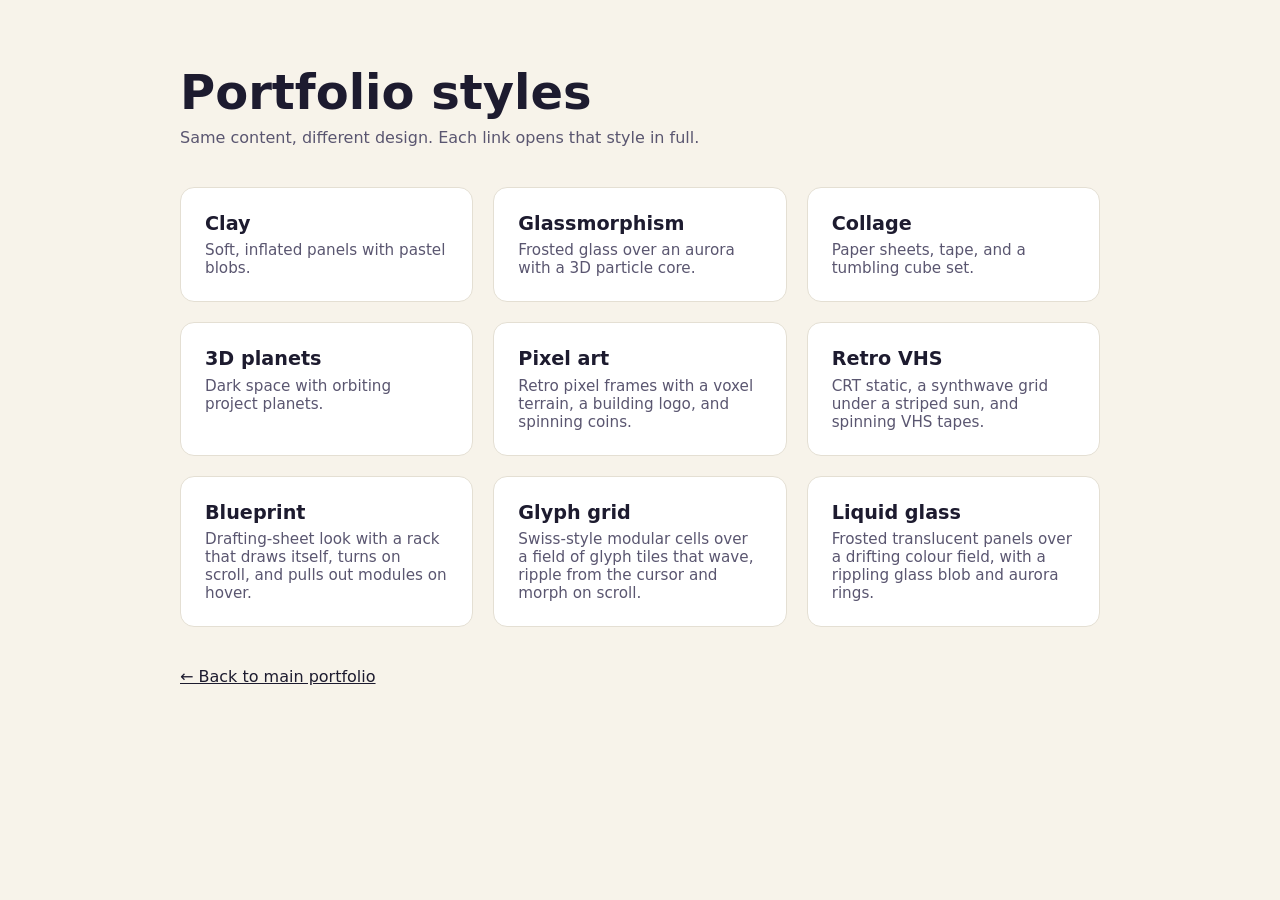
<file: styles/index.html>
<!doctype html>
<html lang="en">
  <head>
    <meta charset="UTF-8" />
    <meta name="viewport" content="width=device-width, initial-scale=1.0" />
    <title>Portfolio styles — Harsh Chaurasiya</title>
    <style>
      :root { --ink: #1d1b2f; --muted: #5a5670; --paper: #f7f3ea; --card: #fff; }
      * { box-sizing: border-box; }
      body { margin: 0; font-family: system-ui, sans-serif; background: var(--paper); color: var(--ink); }
      main { max-width: 960px; margin: 0 auto; padding: 4rem 1.25rem; }
      h1 { font-size: clamp(2rem, 5vw, 3rem); margin: 0 0 0.5rem; }
      p.lead { color: var(--muted); margin: 0 0 2.5rem; }
      .grid { display: grid; grid-template-columns: repeat(auto-fit, minmax(240px, 1fr)); gap: 1.25rem; }
      a.card { display: block; padding: 1.5rem; background: var(--card); border: 1px solid #e4dfd3; border-radius: 14px; color: inherit; text-decoration: none; transition: transform .2s, box-shadow .2s; }
      a.card:hover { transform: translateY(-3px); box-shadow: 0 10px 24px rgba(0,0,0,.08); }
      a.card h2 { margin: 0 0 0.4rem; font-size: 1.2rem; }
      a.card p { margin: 0; color: var(--muted); font-size: 0.95rem; }
      .back { display: inline-block; margin-top: 2.5rem; color: var(--ink); }
    </style>
  </head>
  <body>
    <main>
      <h1>Portfolio styles</h1>
      <p class="lead">Same content, different design. Each link opens that style in full.</p>
      <div class="grid">
        <a class="card" href="./clay/"><h2>Clay</h2><p>Soft, inflated panels with pastel blobs.</p></a>
        <a class="card" href="./glass/"><h2>Glassmorphism</h2><p>Frosted glass over an aurora with a 3D particle core.</p></a>
        <a class="card" href="./collage/"><h2>Collage</h2><p>Paper sheets, tape, and a tumbling cube set.</p></a>
        <a class="card" href="./planets/"><h2>3D planets</h2><p>Dark space with orbiting project planets.</p></a>
        <a class="card" href="./pixel/"><h2>Pixel art</h2><p>Retro pixel frames with a voxel terrain, a building logo, and spinning coins.</p></a>
        <a class="card" href="./retro-vhs/"><h2>Retro VHS</h2><p>CRT static, a synthwave grid under a striped sun, and spinning VHS tapes.</p></a>
        <a class="card" href="./blueprint/"><h2>Blueprint</h2><p>Drafting-sheet look with a rack that draws itself, turns on scroll, and pulls out modules on hover.</p></a>
        <a class="card" href="./glyph-grid/"><h2>Glyph grid</h2><p>Swiss-style modular cells over a field of glyph tiles that wave, ripple from the cursor and morph on scroll.</p></a>
        <a class="card" href="./liquid-glass/"><h2>Liquid glass</h2><p>Frosted translucent panels over a drifting colour field, with a rippling glass blob and aurora rings.</p></a>
      </div>
      <a class="back" href="../">← Back to main portfolio</a>
    </main>
  </body>
</html>
</file>
